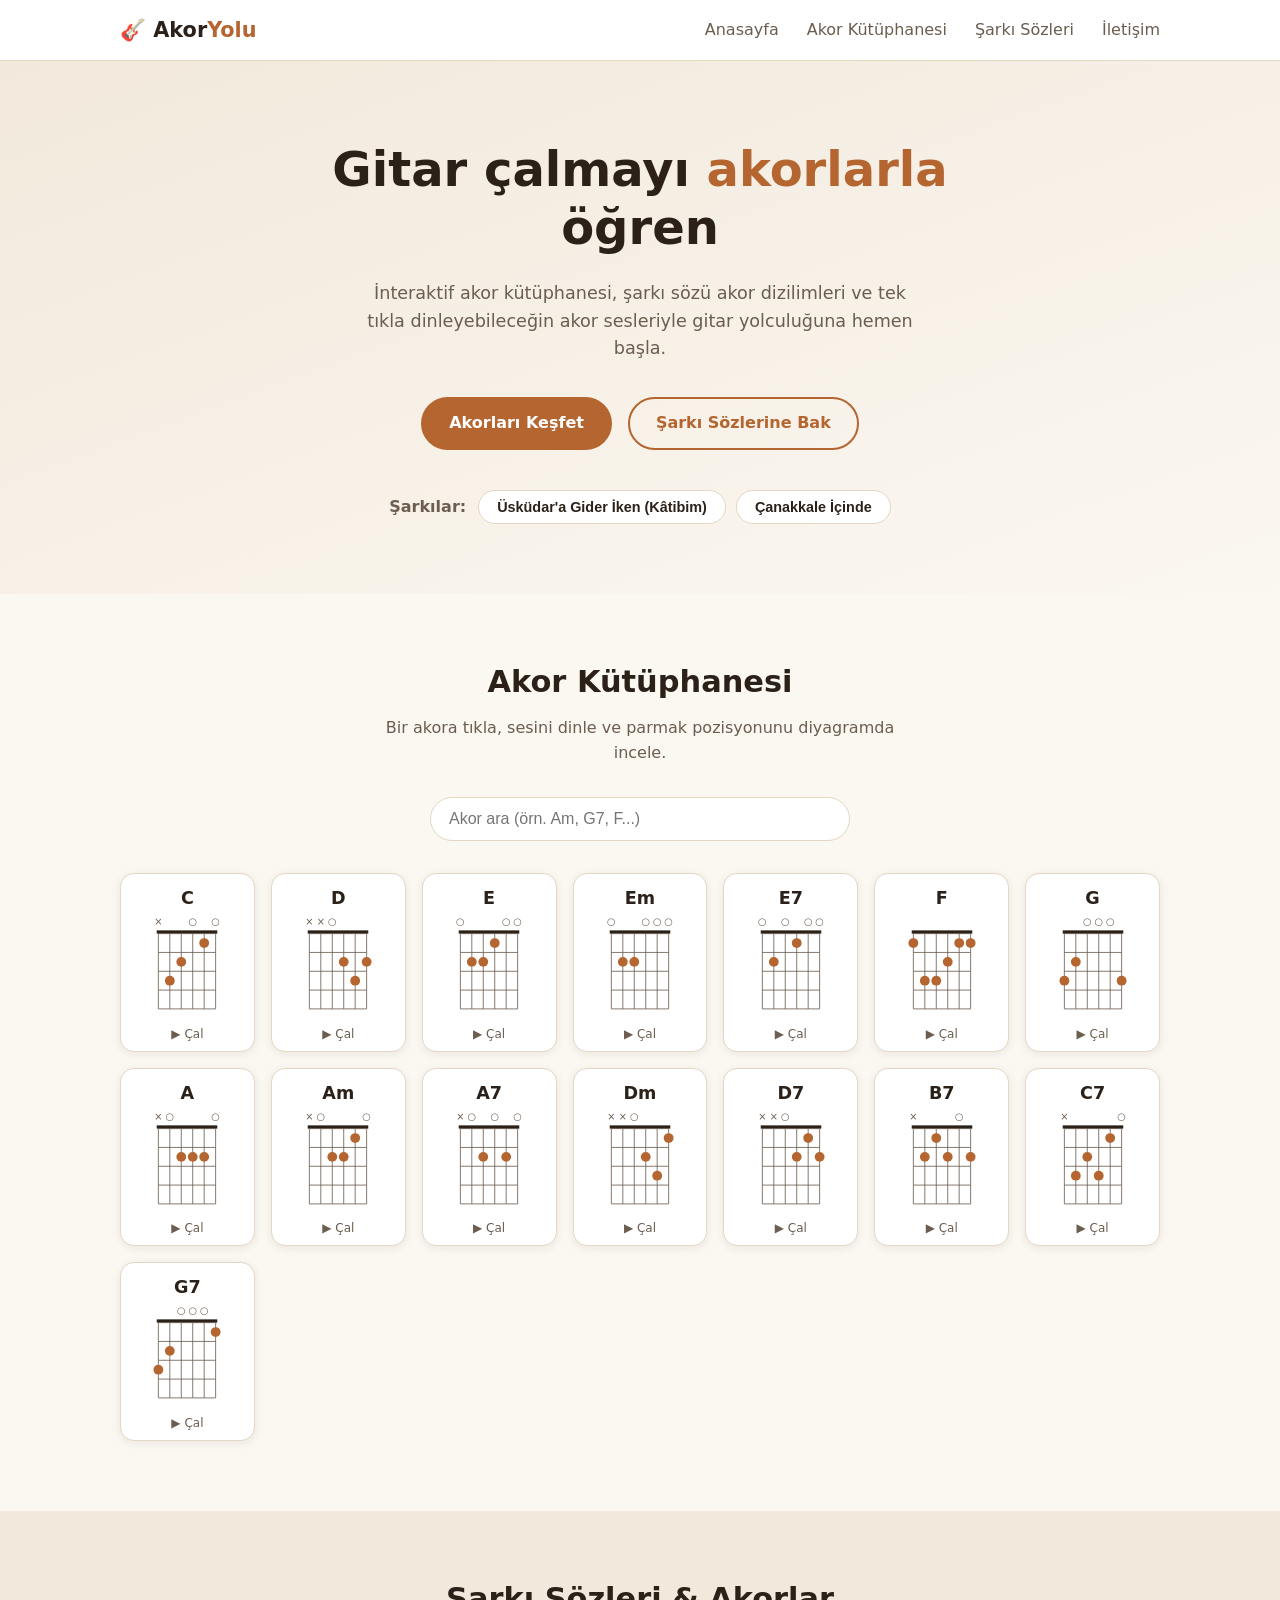
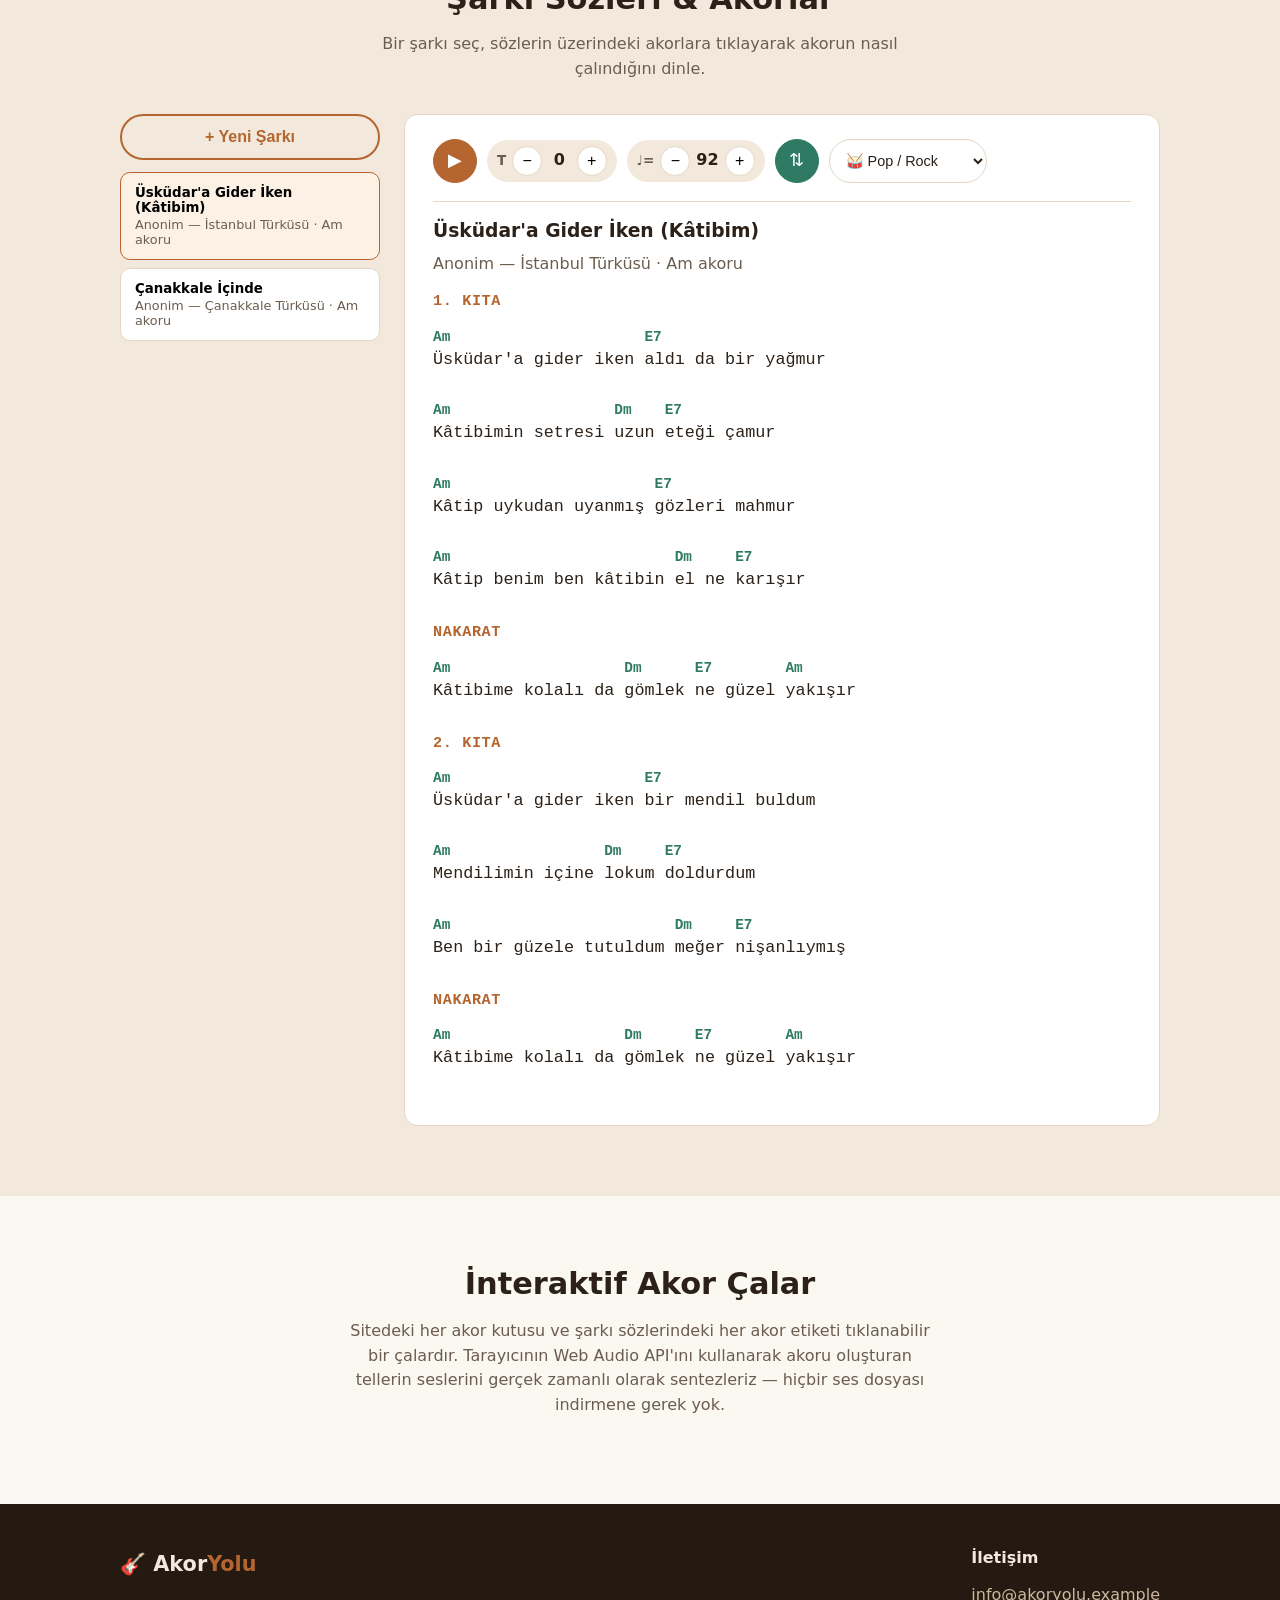
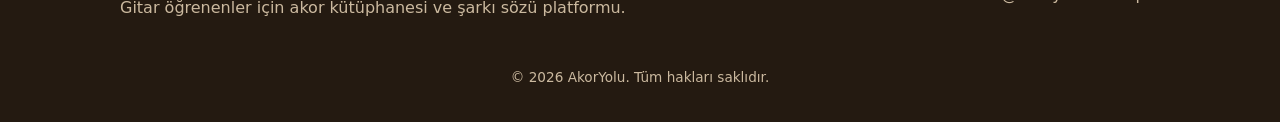
<file: index.html>
<!DOCTYPE html>
<html lang="tr">
<head>
  <meta charset="UTF-8" />
  <meta name="viewport" content="width=device-width, initial-scale=1.0, viewport-fit=cover, user-scalable=no" />
  <title>AkorYolu — Gitar Akorları ve Şarkı Sözleri</title>

  <!-- PWA -->
  <link rel="manifest" href="manifest.json" />
  <meta name="theme-color" content="#b5652f" />
  <link rel="icon" type="image/png" sizes="32x32" href="icons/favicon-32.png" />
  <link rel="icon" href="data:," />

  <!-- iOS "Add to Home Screen" support -->
  <meta name="apple-mobile-web-app-capable" content="yes" />
  <meta name="apple-mobile-web-app-status-bar-style" content="black-translucent" />
  <meta name="apple-mobile-web-app-title" content="AkorYolu" />
  <link rel="apple-touch-icon" href="icons/apple-touch-icon.png" />

  <link rel="stylesheet" href="css/style.css" />
</head>
<body>
  <header class="site-header">
    <div class="container header-inner">
      <a href="#top" class="logo">🎸 Akor<span>Yolu</span></a>
      <button id="nav-toggle" class="nav-toggle" aria-label="Menüyü aç/kapat">☰</button>
      <nav>
        <ul id="nav-links" class="nav-links">
          <li><a class="nav-link" href="#top">Anasayfa</a></li>
          <li><a class="nav-link" href="#kutuphane">Akor Kütüphanesi</a></li>
          <li><a class="nav-link" href="#sarkilar">Şarkı Sözleri</a></li>
          <li><a class="nav-link" href="#iletisim">İletişim</a></li>
        </ul>
      </nav>
    </div>
  </header>

  <main id="top">
    <section class="hero">
      <div class="container hero-inner">
        <h1>Gitar çalmayı <span>akorlarla</span> öğren</h1>
        <p>
          İnteraktif akor kütüphanesi, şarkı sözü akor dizilimleri ve tek tıkla
          dinleyebileceğin akor sesleriyle gitar yolculuğuna hemen başla.
        </p>
        <div class="hero-actions">
          <a href="#kutuphane" class="btn btn-primary nav-link">Akorları Keşfet</a>
          <a href="#sarkilar" class="btn btn-secondary nav-link">Şarkı Sözlerine Bak</a>
        </div>

        <div class="hero-songs">
          <span class="hero-songs-label">Şarkılar:</span>
          <div id="hero-song-list" class="hero-song-list"></div>
        </div>
      </div>
    </section>

    <section id="kutuphane" class="section">
      <div class="container">
        <h2>Akor Kütüphanesi</h2>
        <p class="section-lead">Bir akora tıkla, sesini dinle ve parmak pozisyonunu diyagramda incele.</p>

        <input
          type="search"
          id="chord-search"
          class="search-input"
          placeholder="Akor ara (örn. Am, G7, F...)"
          aria-label="Akor ara"
        />

        <div id="chord-grid" class="chord-grid"></div>

        <div id="chord-detail" class="chord-detail" hidden></div>
      </div>
    </section>

    <section id="sarkilar" class="section section-alt">
      <div class="container">
        <h2>Şarkı Sözleri &amp; Akorlar</h2>
        <p class="section-lead">
          Bir şarkı seç, sözlerin üzerindeki akorlara tıklayarak akorun nasıl çalındığını dinle.
        </p>

        <div class="song-layout">
          <div class="song-list-col">
            <button id="add-song-btn" class="btn btn-secondary add-song-btn">+ Yeni Şarkı</button>
            <div id="song-list" class="song-list"></div>
          </div>
          <div id="song-sheet" class="song-sheet"></div>
        </div>
      </div>
    </section>

    <div id="add-song-modal" class="modal-overlay" hidden>
      <div class="modal-dialog" role="dialog" aria-modal="true" aria-labelledby="add-song-title">
        <div class="modal-header">
          <h3 id="add-song-title">Yeni Şarkı</h3>
          <button id="add-song-close" class="modal-close" aria-label="Kapat">&times;</button>
        </div>

        <div class="modal-body">
          <div class="form-grid">
            <label class="form-field">
              <span>Şarkı Adı</span>
              <input type="text" id="song-form-title" />
            </label>
            <label class="form-field">
              <span>Sanatçı</span>
              <input type="text" id="song-form-artist" />
            </label>
            <label class="form-field">
              <span>Ton</span>
              <input type="text" id="song-form-key" value="C" />
            </label>
            <label class="form-field">
              <span>BPM</span>
              <input type="number" id="song-form-bpm" value="100" min="30" max="240" />
            </label>
            <label class="form-field">
              <span>Ritim</span>
              <select id="song-form-rhythm"></select>
            </label>
            <label class="form-field">
              <span>Kategori/Etiketler (virgülle)</span>
              <input type="text" id="song-form-tags" placeholder="türkü, akustik" />
            </label>
            <label class="form-field form-field-wide">
              <span>YouTube Müzik Linki</span>
              <input type="url" id="song-form-youtube" placeholder="https://youtube.com/watch?v=..." />
            </label>
          </div>

          <div class="mode-toggle">
            <button id="mode-simple-btn" class="btn-toggle is-active" type="button">✏️ Basit Mod (Söz üzerine tıkla)</button>
            <button id="mode-chordpro-btn" class="btn-toggle" type="button">⚙️ Gelişmiş Mod (ChordPro)</button>
          </div>

          <p class="form-hint" id="mode-hint">
            Şarkı sözlerini buraya yapıştırın — akorsuz olabilir, ya da akor satırı sözün tam üstünde olacak
            şekilde yapıştırırsanız akorlar otomatik yerleşir.
          </p>

          <textarea id="song-form-lyrics" class="lyrics-input" rows="8" placeholder="Dm         C         Bb        Am&#10;Bak neler oldu, zor zamanlar bizi buldu"></textarea>

          <button id="parse-lyrics-btn" class="btn btn-secondary" type="button">Sözleri (ve Akorları) Yükle</button>

          <div id="lyrics-preview" class="lyrics-preview"></div>
        </div>

        <div class="modal-footer">
          <button id="add-song-cancel" class="btn btn-secondary" type="button">İptal</button>
          <button id="add-song-save" class="btn btn-primary" type="button">Kaydet</button>
        </div>
      </div>
    </div>

    <section id="oynatici" class="section">
      <div class="container player-info">
        <h2>İnteraktif Akor Çalar</h2>
        <p>
          Sitedeki her akor kutusu ve şarkı sözlerindeki her akor etiketi tıklanabilir bir
          çalardır. Tarayıcının Web Audio API'ını kullanarak akoru oluşturan tellerin
          seslerini gerçek zamanlı olarak sentezleriz — hiçbir ses dosyası indirmene gerek yok.
        </p>
      </div>
    </section>
  </main>

  <footer id="iletisim" class="site-footer">
    <div class="container footer-inner">
      <div>
        <a href="#top" class="logo">🎸 Akor<span>Yolu</span></a>
        <p>Gitar öğrenenler için akor kütüphanesi ve şarkı sözü platformu.</p>
      </div>
      <div>
        <h4>İletişim</h4>
        <p>info@akoryolu.example</p>
      </div>
    </div>
    <p class="copyright">&copy; 2026 AkorYolu. Tüm hakları saklıdır.</p>
  </footer>

  <script src="js/chords.js"></script>
  <script src="js/fretboard.js"></script>
  <script src="js/player.js"></script>
  <script src="js/drums.js"></script>
  <script src="js/songs.js"></script>
  <script src="js/playback.js"></script>
  <script src="js/songbuilder.js"></script>
  <script src="js/app.js"></script>
  <script>
    if ("serviceWorker" in navigator) {
      window.addEventListener("load", () => {
        navigator.serviceWorker.register("service-worker.js").catch(() => {});
      });
    }
  </script>
</body>
</html>
</file>
<file: css/style.css>
:root {
  --color-bg: #fbf7f1;
  --color-bg-alt: #f2e9dc;
  --color-surface: #ffffff;
  --color-text: #2b2118;
  --color-text-muted: #6b5d4f;
  --color-primary: #b5652f;
  --color-primary-dark: #8f4d20;
  --color-accent: #2f7a63;
  --color-border: #e4d7c4;
  --shadow-card: 0 2px 10px rgba(43, 33, 24, 0.08);
  --radius: 14px;
  font-size: 16px;
}

* {
  box-sizing: border-box;
}

html {
  -webkit-text-size-adjust: 100%;
}

body {
  margin: 0;
  font-family: "Segoe UI", system-ui, -apple-system, sans-serif;
  background: var(--color-bg);
  color: var(--color-text);
  line-height: 1.55;
  overscroll-behavior-y: contain;
  -webkit-tap-highlight-color: transparent;
}

button {
  touch-action: manipulation;
}

.container {
  max-width: 1080px;
  margin: 0 auto;
  padding: 0 20px;
}

h1, h2, h3, h4 {
  line-height: 1.2;
  margin: 0 0 0.5em;
}

a {
  color: inherit;
}

/* Header */

.site-header {
  position: sticky;
  top: 0;
  z-index: 20;
  background: var(--color-surface);
  border-bottom: 1px solid var(--color-border);
  padding-top: env(safe-area-inset-top);
}

.header-inner {
  display: flex;
  align-items: center;
  justify-content: space-between;
  padding: 14px 20px;
  padding-left: max(20px, env(safe-area-inset-left));
  padding-right: max(20px, env(safe-area-inset-right));
}

.logo {
  font-size: 1.3rem;
  font-weight: 700;
  text-decoration: none;
  color: var(--color-text);
}

.logo span {
  color: var(--color-primary);
}

.nav-toggle {
  display: none;
  background: none;
  border: none;
  font-size: 1.4rem;
  cursor: pointer;
  color: var(--color-text);
}

.nav-links {
  list-style: none;
  display: flex;
  gap: 28px;
  margin: 0;
  padding: 0;
}

.nav-link {
  text-decoration: none;
  font-weight: 500;
  color: var(--color-text-muted);
  transition: color 0.15s;
}

.nav-link:hover {
  color: var(--color-primary);
}

/* Hero */

.hero {
  background: linear-gradient(160deg, var(--color-bg-alt), var(--color-bg));
  padding: 80px 0 70px;
  text-align: center;
}

.hero h1 {
  font-size: clamp(2rem, 4vw, 3rem);
  max-width: 700px;
  margin: 0 auto 0.5em;
}

.hero h1 span {
  color: var(--color-primary);
}

.hero p {
  max-width: 560px;
  margin: 0 auto 2em;
  color: var(--color-text-muted);
  font-size: 1.1rem;
}

.hero-actions {
  display: flex;
  gap: 16px;
  justify-content: center;
  flex-wrap: wrap;
}

.hero-songs {
  margin-top: 40px;
  display: flex;
  align-items: center;
  justify-content: center;
  gap: 12px;
  flex-wrap: wrap;
}

.hero-songs-label {
  font-weight: 600;
  color: var(--color-text-muted);
}

.hero-song-list {
  display: flex;
  gap: 10px;
  flex-wrap: wrap;
  justify-content: center;
}

.hero-song-chip {
  background: var(--color-surface);
  border: 1px solid var(--color-border);
  border-radius: 999px;
  padding: 8px 18px;
  font-size: 0.9rem;
  font-weight: 600;
  cursor: pointer;
  color: var(--color-text);
}

.hero-song-chip:hover {
  border-color: var(--color-primary);
  color: var(--color-primary);
}

.btn {
  display: inline-block;
  padding: 12px 26px;
  border-radius: 999px;
  font-weight: 600;
  text-decoration: none;
  cursor: pointer;
  border: 2px solid transparent;
  font-size: 1rem;
}

.btn-primary {
  background: var(--color-primary);
  color: #fff;
}

.btn-primary:hover {
  background: var(--color-primary-dark);
}

.btn-secondary {
  background: transparent;
  border-color: var(--color-primary);
  color: var(--color-primary);
}

.btn-secondary:hover {
  background: var(--color-bg-alt);
}

/* Sections */

.section {
  padding: 70px 0;
}

.section-alt {
  background: var(--color-bg-alt);
}

.section h2 {
  font-size: 1.9rem;
  text-align: center;
}

.section-lead {
  text-align: center;
  color: var(--color-text-muted);
  max-width: 560px;
  margin: 0 auto 32px;
}

/* Chord library */

.search-input {
  display: block;
  width: 100%;
  max-width: 420px;
  margin: 0 auto 32px;
  padding: 12px 18px;
  border-radius: 999px;
  border: 1px solid var(--color-border);
  font-size: 1rem;
  background: var(--color-surface);
}

.search-input:focus {
  outline: 2px solid var(--color-primary);
}

.chord-grid {
  display: grid;
  grid-template-columns: repeat(auto-fill, minmax(130px, 1fr));
  gap: 16px;
}

.chord-card {
  background: var(--color-surface);
  border: 1px solid var(--color-border);
  border-radius: var(--radius);
  padding: 14px 10px 10px;
  display: flex;
  flex-direction: column;
  align-items: center;
  gap: 6px;
  cursor: pointer;
  box-shadow: var(--shadow-card);
  transition: transform 0.15s, box-shadow 0.15s;
  color: var(--color-text);
  font-family: inherit;
}

.chord-card:hover {
  transform: translateY(-3px);
  box-shadow: 0 6px 16px rgba(43, 33, 24, 0.14);
}

.chord-card.is-playing {
  border-color: var(--color-primary);
  box-shadow: 0 0 0 3px rgba(181, 101, 47, 0.25);
}

.chord-name {
  font-weight: 700;
  font-size: 1.1rem;
}

.chord-play-hint {
  font-size: 0.75rem;
  color: var(--color-text-muted);
}

.empty-state {
  grid-column: 1 / -1;
  text-align: center;
  color: var(--color-text-muted);
}

/* Fretboard SVG */

.fretboard-svg {
  width: 90px;
  color: var(--color-text);
}

.chord-detail .fretboard-svg {
  width: 140px;
}

.string-line {
  stroke: var(--color-text-muted);
  stroke-width: 1;
}

.fret-line {
  stroke: var(--color-text-muted);
  stroke-width: 1;
}

.nut {
  fill: var(--color-text);
}

.finger-dot {
  fill: var(--color-primary);
}

.string-marker {
  font-size: 12px;
  fill: var(--color-text-muted);
}

.fret-label {
  font-size: 10px;
  fill: var(--color-text-muted);
}

/* Chord detail */

.chord-detail {
  margin-top: 36px;
  background: var(--color-surface);
  border: 1px solid var(--color-border);
  border-radius: var(--radius);
  padding: 24px;
}

.chord-detail-inner {
  display: flex;
  gap: 24px;
  align-items: center;
  flex-wrap: wrap;
}

.chord-detail-inner p {
  color: var(--color-text-muted);
  max-width: 420px;
}

/* Songs */

.song-layout {
  display: grid;
  grid-template-columns: 260px 1fr;
  gap: 24px;
}

.song-list-col {
  display: flex;
  flex-direction: column;
  gap: 12px;
}

.add-song-btn {
  width: 100%;
}

.song-list {
  display: flex;
  flex-direction: column;
  gap: 8px;
}

.song-list-item {
  text-align: left;
  background: var(--color-surface);
  border: 1px solid var(--color-border);
  border-radius: 10px;
  padding: 12px 14px;
  cursor: pointer;
  font-family: inherit;
  display: flex;
  flex-direction: column;
  gap: 2px;
}

.song-list-item:hover {
  border-color: var(--color-primary);
}

.song-list-item.active {
  border-color: var(--color-primary);
  background: #fdf1e6;
}

.song-title {
  font-weight: 600;
}

.song-meta {
  font-size: 0.8rem;
  color: var(--color-text-muted);
}

.song-sheet {
  background: var(--color-surface);
  border: 1px solid var(--color-border);
  border-radius: var(--radius);
  padding: 24px 28px;
}

.song-sheet-header p {
  color: var(--color-text-muted);
  margin-top: 0;
}

/* Song toolbar */

.song-toolbar {
  display: flex;
  align-items: center;
  flex-wrap: wrap;
  gap: 10px;
  padding-bottom: 18px;
  margin-bottom: 18px;
  border-bottom: 1px solid var(--color-border);
}

.btn-icon {
  min-width: 44px;
  min-height: 44px;
  border-radius: 999px;
  border: 1px solid var(--color-border);
  background: var(--color-surface);
  font-size: 1.1rem;
  cursor: pointer;
  color: var(--color-text);
}

.btn-play {
  background: var(--color-primary);
  color: #fff;
  border-color: var(--color-primary);
}

.btn-play.is-active {
  background: var(--color-primary-dark);
}

.btn-icon.toggle.is-active {
  background: var(--color-accent);
  color: #fff;
  border-color: var(--color-accent);
}

.control {
  display: flex;
  align-items: center;
  gap: 6px;
  background: var(--color-bg-alt);
  border-radius: 999px;
  padding: 6px 10px;
}

.control-label {
  font-weight: 700;
  font-size: 0.85rem;
  color: var(--color-text-muted);
}

.control-btn {
  min-width: 30px;
  min-height: 30px;
  border-radius: 50%;
  border: 1px solid var(--color-border);
  background: var(--color-surface);
  cursor: pointer;
  font-size: 1rem;
  line-height: 1;
}

.control-value {
  min-width: 2ch;
  text-align: center;
  font-weight: 700;
}

.control-select {
  border: 1px solid var(--color-border);
  background: var(--color-surface);
  border-radius: 999px;
  padding: 8px 12px;
  font-size: 0.9rem;
  color: var(--color-text);
  min-height: 44px;
}

/* Sections */

.song-section {
  margin-bottom: 28px;
}

.section-label {
  color: var(--color-primary);
  font-size: 0.95rem;
  text-transform: uppercase;
  letter-spacing: 0.04em;
  margin: 0 0 14px;
}

.song-section-repeat .section-lines {
  position: relative;
  padding-left: 22px;
  border-left: 3px double var(--color-text-muted);
}

.song-section-repeat .section-label::after {
  content: " (2x)";
  color: var(--color-text-muted);
  text-transform: none;
  font-weight: 400;
}

.song-lyrics {
  font-family: "Courier New", monospace;
  font-size: 1.05rem;
}

.lyric-line {
  border-radius: 8px;
  transition: background-color 0.2s;
  padding: 2px 6px;
  margin: 0 -6px 1.4em;
}

.lyric-line.active-line {
  background: #fdf1e6;
  box-shadow: inset 3px 0 0 var(--color-primary);
}

.lyric-line {
  display: flex;
  flex-wrap: wrap;
  margin-bottom: 1.4em;
}

.lyric-segment {
  display: flex;
  flex-direction: column;
  align-items: flex-start;
}

.chord-tag {
  background: none;
  border: none;
  color: var(--color-accent);
  font-weight: 700;
  cursor: pointer;
  padding: 6px 4px;
  margin: -6px -4px;
  font-family: inherit;
  font-size: 0.9rem;
  min-height: 32px;
}

.chord-tag:hover,
.chord-tag.is-playing {
  color: var(--color-primary);
  text-decoration: underline;
}

.chord-tag.active-chord {
  color: #fff;
  background: var(--color-primary);
  border-radius: 6px;
  text-decoration: none;
}

.chord-tag-empty {
  visibility: hidden;
}

.lyric-word {
  white-space: pre;
}

/* Player info */

.player-info {
  text-align: center;
  max-width: 640px;
}

.player-info p {
  color: var(--color-text-muted);
}

/* Footer */

.site-footer {
  background: #241a11;
  color: #f2e9dc;
  padding: 44px 0 20px;
  padding-bottom: max(20px, env(safe-area-inset-bottom));
}

.footer-inner {
  display: flex;
  justify-content: space-between;
  flex-wrap: wrap;
  gap: 24px;
}

.site-footer .logo {
  color: #f2e9dc;
}

.site-footer p {
  color: #cbb99f;
}

.copyright {
  text-align: center;
  color: #8a7862;
  font-size: 0.85rem;
  margin-top: 30px;
}

/* Responsive */

@media (max-width: 720px) {
  .nav-toggle {
    display: block;
    min-width: 44px;
    min-height: 44px;
  }

  .nav-links {
    position: absolute;
    top: 100%;
    left: 0;
    right: 0;
    background: var(--color-surface);
    flex-direction: column;
    padding: 16px 20px;
    padding-bottom: max(16px, env(safe-area-inset-bottom));
    display: none;
    border-bottom: 1px solid var(--color-border);
  }

  .nav-links.open {
    display: flex;
  }

  .nav-links .nav-link {
    display: block;
    padding: 10px 0;
  }

  .song-layout {
    grid-template-columns: 1fr;
  }

  .hero {
    padding: 56px 0 48px;
  }

  .section {
    padding: 48px 0;
  }

  .chord-grid {
    grid-template-columns: repeat(auto-fill, minmax(105px, 1fr));
    gap: 12px;
  }
}

/* Tablet: keep nav visible but tighten spacing a touch */
@media (min-width: 721px) and (max-width: 1024px) {
  .chord-grid {
    grid-template-columns: repeat(auto-fill, minmax(140px, 1fr));
  }
}

/* Touch devices: enlarge tap targets */
@media (pointer: coarse) {
  .chord-card {
    min-height: 44px;
  }

  .song-list-item {
    min-height: 48px;
  }

  .btn {
    min-height: 44px;
    display: inline-flex;
    align-items: center;
    justify-content: center;
  }
}

/* Add-song modal */

.modal-overlay {
  position: fixed;
  inset: 0;
  background: rgba(20, 14, 8, 0.55);
  display: flex;
  align-items: center;
  justify-content: center;
  z-index: 100;
  padding: 20px;
  padding-top: max(20px, env(safe-area-inset-top));
  padding-bottom: max(20px, env(safe-area-inset-bottom));
}

.modal-overlay[hidden] {
  display: none;
}

.modal-dialog {
  background: var(--color-surface);
  border-radius: var(--radius);
  width: 100%;
  max-width: 640px;
  max-height: 100%;
  overflow-y: auto;
  box-shadow: 0 20px 50px rgba(0, 0, 0, 0.3);
}

.modal-header {
  display: flex;
  align-items: center;
  justify-content: space-between;
  padding: 20px 24px;
  border-bottom: 1px solid var(--color-border);
}

.modal-header h3 {
  margin: 0;
}

.modal-close {
  background: none;
  border: none;
  font-size: 1.5rem;
  line-height: 1;
  cursor: pointer;
  color: var(--color-text-muted);
  min-width: 32px;
  min-height: 32px;
}

.modal-body {
  padding: 20px 24px;
}

.modal-footer {
  display: flex;
  justify-content: flex-end;
  gap: 12px;
  padding: 16px 24px;
  border-top: 1px solid var(--color-border);
}

.form-grid {
  display: grid;
  grid-template-columns: 1fr 1fr;
  gap: 14px;
  margin-bottom: 20px;
}

.form-field {
  display: flex;
  flex-direction: column;
  gap: 6px;
  font-size: 0.85rem;
  font-weight: 600;
  color: var(--color-text-muted);
}

.form-field-wide {
  grid-column: 1 / -1;
}

.form-field input,
.form-field select {
  font-family: inherit;
  font-size: 1rem;
  padding: 10px 12px;
  border-radius: 8px;
  border: 1px solid var(--color-border);
  background: var(--color-bg);
  color: var(--color-text);
  min-height: 44px;
}

.mode-toggle {
  display: flex;
  gap: 8px;
  margin-bottom: 10px;
  flex-wrap: wrap;
}

.btn-toggle {
  border: 1px solid var(--color-border);
  background: var(--color-bg);
  border-radius: 999px;
  padding: 8px 16px;
  font-size: 0.85rem;
  font-weight: 600;
  cursor: pointer;
  color: var(--color-text-muted);
}

.btn-toggle.is-active {
  background: var(--color-primary);
  border-color: var(--color-primary);
  color: #fff;
}

.form-hint {
  font-size: 0.8rem;
  color: var(--color-text-muted);
  margin: 0 0 10px;
}

.lyrics-input {
  width: 100%;
  font-family: "Courier New", monospace;
  font-size: 0.95rem;
  padding: 12px;
  border-radius: 8px;
  border: 1px solid var(--color-border);
  background: var(--color-bg);
  color: var(--color-text);
  resize: vertical;
  margin-bottom: 12px;
}

.lyrics-preview {
  margin-top: 16px;
  padding: 14px;
  background: var(--color-bg-alt);
  border-radius: 8px;
  font-family: "Courier New", monospace;
  font-size: 0.9rem;
  max-height: 220px;
  overflow-y: auto;
}

.preview-line {
  display: flex;
  flex-wrap: wrap;
  margin-bottom: 0.8em;
}

.preview-segment {
  display: flex;
  flex-direction: column;
}

.preview-chord {
  color: var(--color-accent);
  font-weight: 700;
  font-size: 0.85rem;
}

@media (max-width: 560px) {
  .form-grid {
    grid-template-columns: 1fr;
  }
}
</file>
